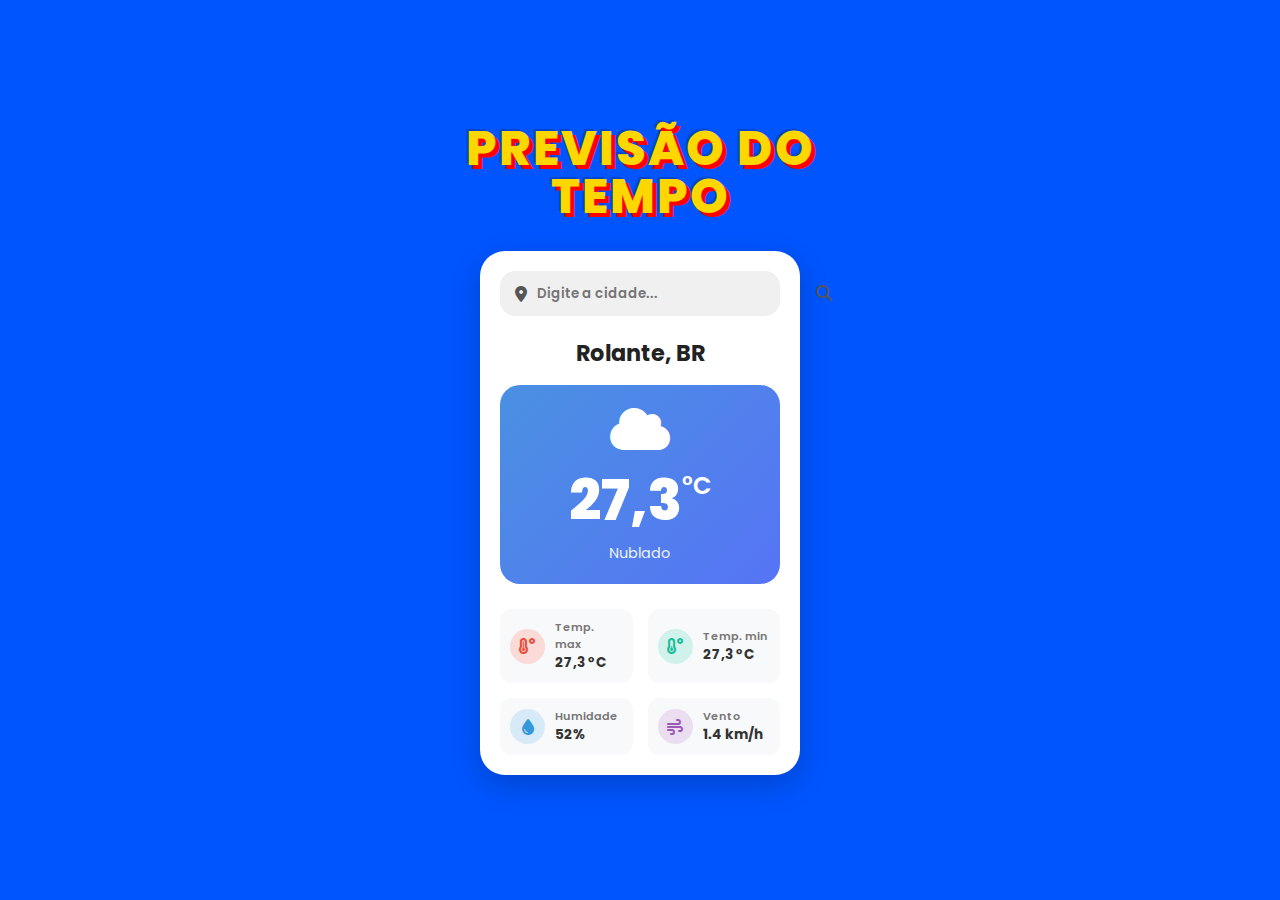
<file: projetoPrevisaoDoTempo/index.html>
<!DOCTYPE html>
<html lang="pt-br">
<head>
    <meta charset="UTF-8">
    <meta name="viewport" content="width=device-width, initial-scale=1.0">
    <title>Previsão do Tempo</title>
    <link rel="stylesheet" href="https://cdnjs.cloudflare.com/ajax/libs/font-awesome/6.4.0/css/all.min.css">
    <link href="https://fonts.googleapis.com/css2?family=Poppins:wght@400;600;800&display=swap" rel="stylesheet">
    <link rel="stylesheet" href="style.css">
</head>
<body>

    <h1 class="main-title">PREVISÃO DO <br> TEMPO</h1>

    <div class="weather-card">
        <div class="search-bar">
            <i class="fa-solid fa-location-dot"></i>
            <input type="text" placeholder="Digite a cidade..." id="city-input">
            <div class="search-actions">
                <i class="fa-solid fa-magnifying-glass" id="search-btn"></i>
            </div>
        </div>

        <div id="weather-data">
            <h2 class="city-name" id="city">--</h2>

            <div class="current-weather">
                <i class="fa-solid fa-cloud weather-icon" id="weather-icon"></i>
                <div class="temp-container">
                    <span class="temperature" id="temperature">--</span>
                    <span class="unit">°C</span>
                </div>
                <p class="condition" id="description">--</p>
            </div>

            <div class="details-grid">
                <div class="detail-item">
                    <div class="icon-box red"><i class="fa-solid fa-temperature-high"></i></div>
                    <div class="info">
                        <span class="label">Temp. max</span>
                        <span class="value" id="temp-max">--</span>
                    </div>
                </div>

                <div class="detail-item">
                    <div class="icon-box teal"><i class="fa-solid fa-temperature-low"></i></div>
                    <div class="info">
                        <span class="label">Temp. min</span>
                        <span class="value" id="temp-min">--</span>
                    </div>
                </div>

                <div class="detail-item">
                    <div class="icon-box blue"><i class="fa-solid fa-droplet"></i></div>
                    <div class="info">
                        <span class="label">Humidade</span>
                        <span class="value" id="humidity">--</span>
                    </div>
                </div>

                <div class="detail-item">
                    <div class="icon-box purple"><i class="fa-solid fa-wind"></i></div>
                    <div class="info">
                        <span class="label">Vento</span>
                        <span class="value" id="wind">--</span>
                    </div>
                </div>
            </div>
        </div>
    </div>

    <script src="script.js"></script>
</body>
</html>
</file>
<file: projetoPrevisaoDoTempo/style.css>
* {
    margin: 0;
    padding: 0;
    box-sizing: border-box;
    font-family: 'Poppins', sans-serif;
}

body {
    background-color: #0055FF; 
    display: flex;
    flex-direction: column;
    align-items: center;
    justify-content: center;
    min-height: 100vh;
}

.main-title {
    color: #FFD700; 
    font-size: 3rem;
    text-align: center;
    line-height: 1;
    margin-bottom: 30px;
    text-transform: uppercase;
    font-weight: 800;
    text-shadow: 4px 4px 0px #FF0000, 
                 -2px -2px 0px rgba(0,0,0,0.2);
    letter-spacing: 2px;
}

.weather-card {
    background: #ffffff;
    width: 320px;
    border-radius: 25px;
    padding: 20px;
    box-shadow: 0 10px 30px rgba(0,0,0,0.2);
}

.search-bar {
    display: flex;
    align-items: center;
    background: #f0f0f0;
    padding: 10px 15px;
    border-radius: 15px;
    margin-bottom: 20px;
    color: #555;
}

.search-bar input {
    border: none;
    background: transparent;
    outline: none;
    margin-left: 10px;
    flex: 1;
    font-weight: 600;
    color: #333;
}

.search-actions i {
    margin-left: 10px;
    cursor: pointer;
    font-size: 1rem;
    transition: transform 0.2s;
}

.search-actions i:hover {
    transform: scale(1.1);
    color: #0055FF;
}

.city-name {
    text-align: center;
    font-size: 1.4rem;
    margin-bottom: 15px;
    color: #222;
}

.current-weather {
    background: linear-gradient(135deg, #4A90E2, #5674F5);
    color: white;
    border-radius: 20px;
    padding: 20px;
    display: flex;
    flex-direction: column;
    align-items: center;
    justify-content: center;
    margin-bottom: 25px;
    position: relative;
    overflow: hidden;
}

.current-weather .weather-icon {
    font-size: 3rem;
    margin-bottom: 5px;
    animation: float 3s ease-in-out infinite;
}

.temp-container {
    display: flex;
    align-items: flex-start;
}

.temperature {
    font-size: 3.5rem;
    font-weight: 800;
}

.unit {
    font-size: 1.5rem;
    margin-top: 10px;
    font-weight: 600;
}

.condition {
    font-size: 0.9rem;
    opacity: 0.9;
    text-transform: capitalize;
}

.details-grid {
    display: grid;
    grid-template-columns: 1fr 1fr;
    gap: 15px;
}

.detail-item {
    display: flex;
    align-items: center;
    background: #f8f9fa;
    padding: 10px;
    border-radius: 12px;
}

.icon-box {
    width: 35px;
    height: 35px;
    border-radius: 50%;
    display: flex;
    align-items: center;
    justify-content: center;
    margin-right: 10px;
    font-size: 1rem;
}

.icon-box.red { color: #e74c3c; background: #fadbd8; }
.icon-box.teal { color: #1abc9c; background: #d1f2eb; }
.icon-box.blue { color: #3498db; background: #d6eaf8; }
.icon-box.purple { color: #9b59b6; background: #ebdef0; }

.info {
    display: flex;
    flex-direction: column;
}

.info .label {
    font-size: 0.7rem;
    color: #777;
    font-weight: 600;
}

.info .value {
    font-size: 0.85rem;
    font-weight: 700;
    color: #333;
}

@keyframes float {
    0% { transform: translateY(0px); }
    50% { transform: translateY(-5px); }
    100% { transform: translateY(0px); }
}
</file>
